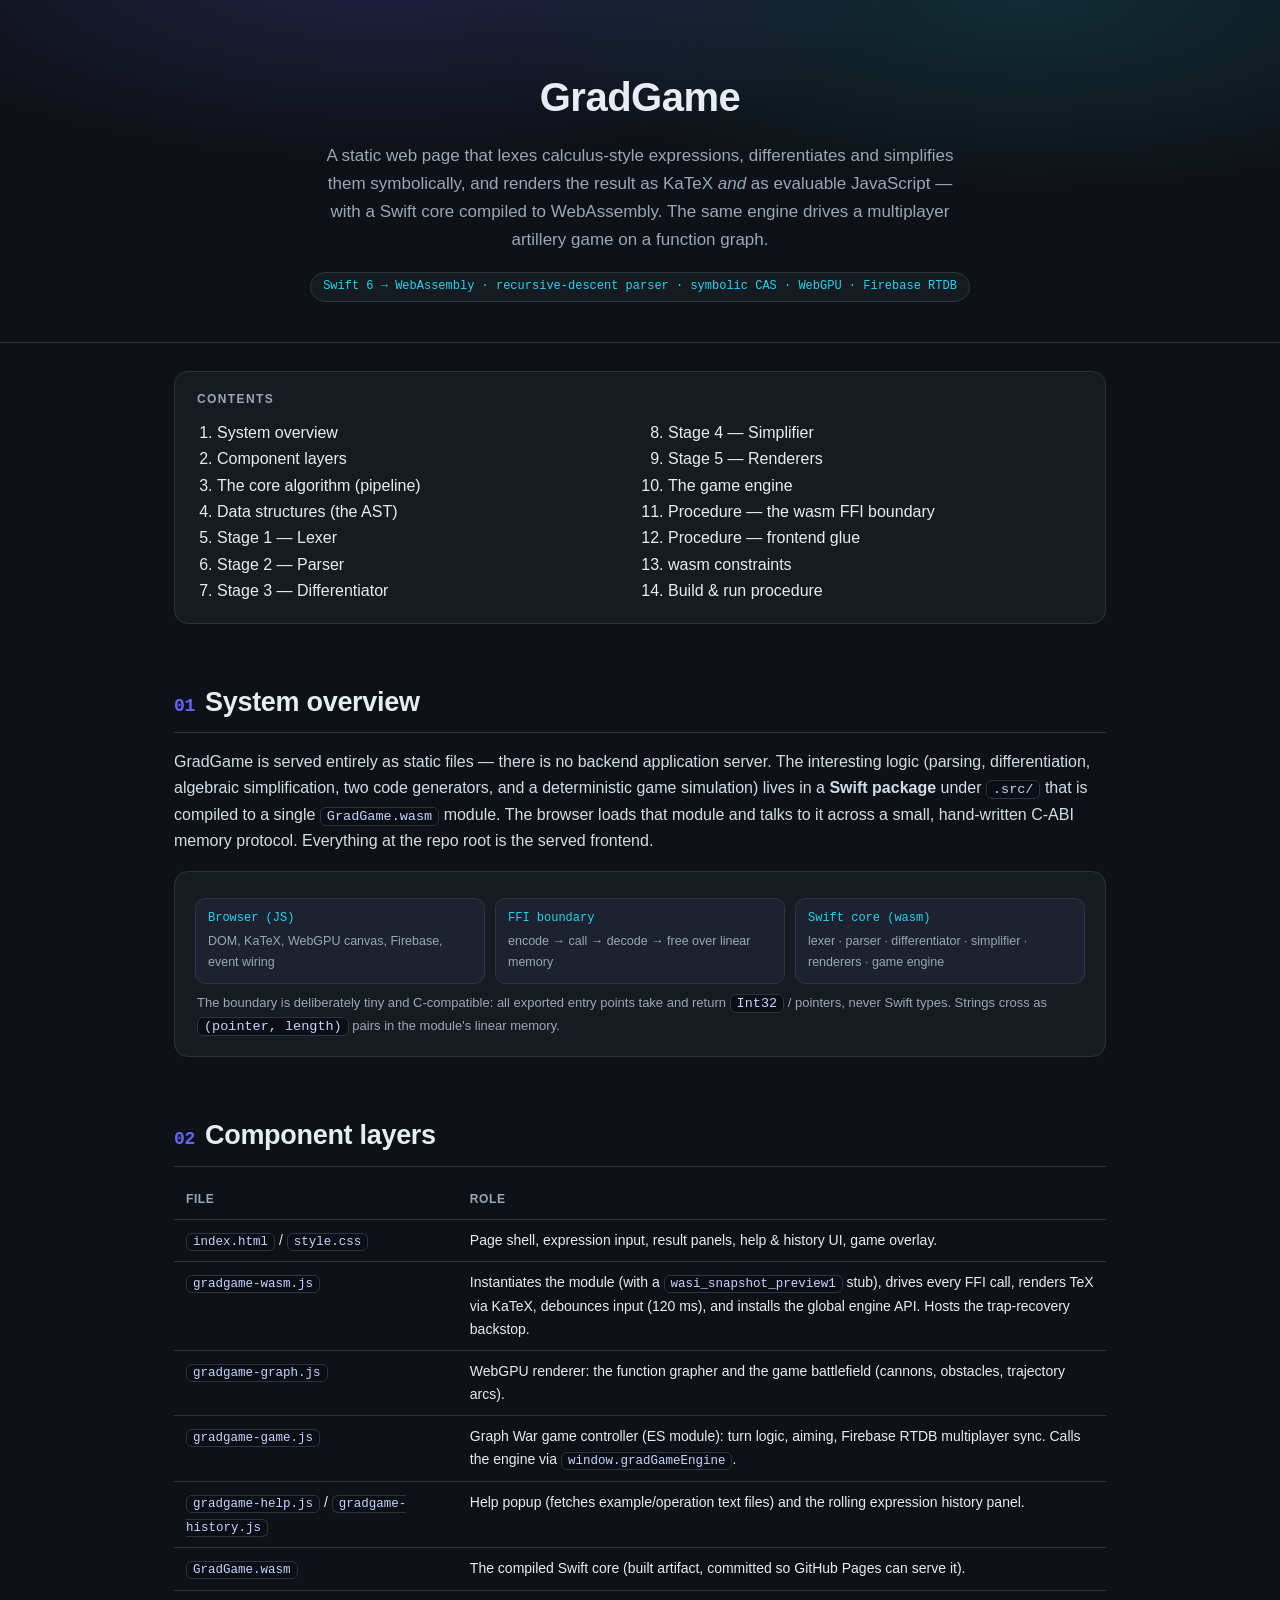
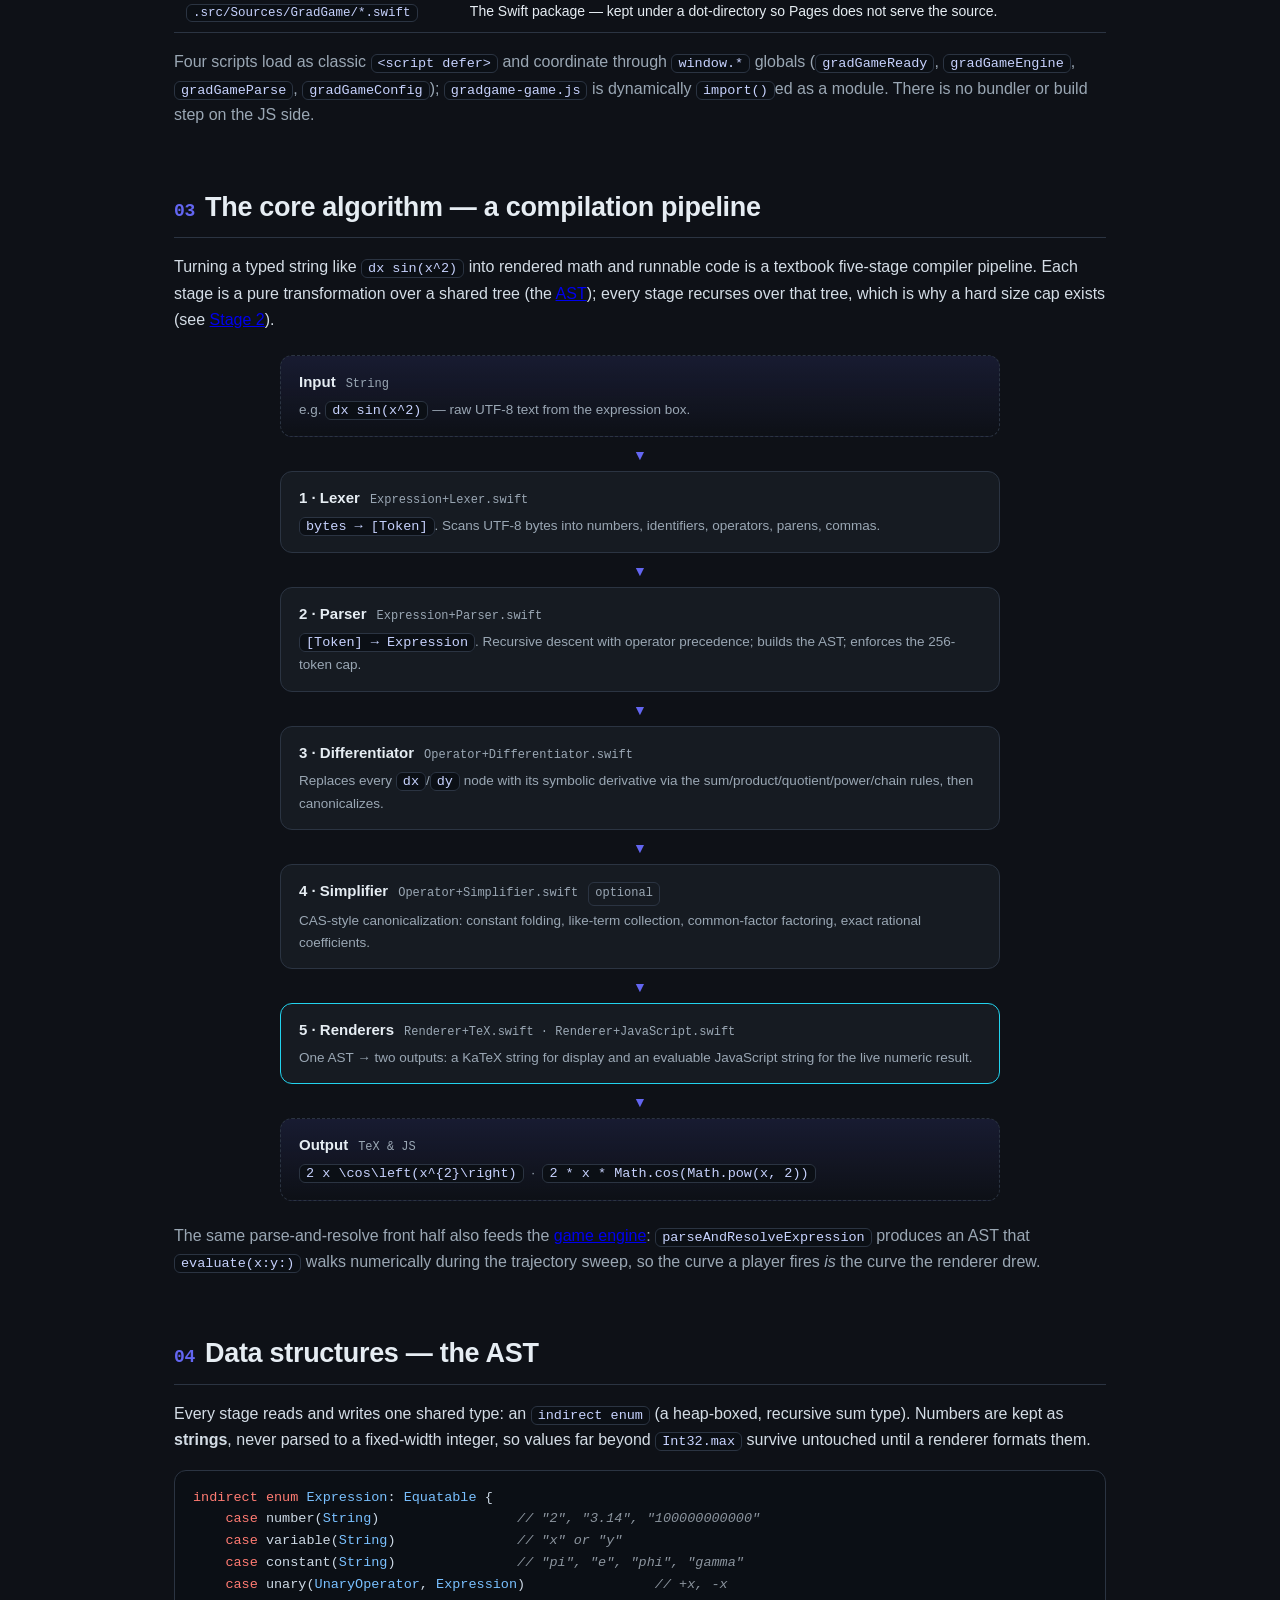
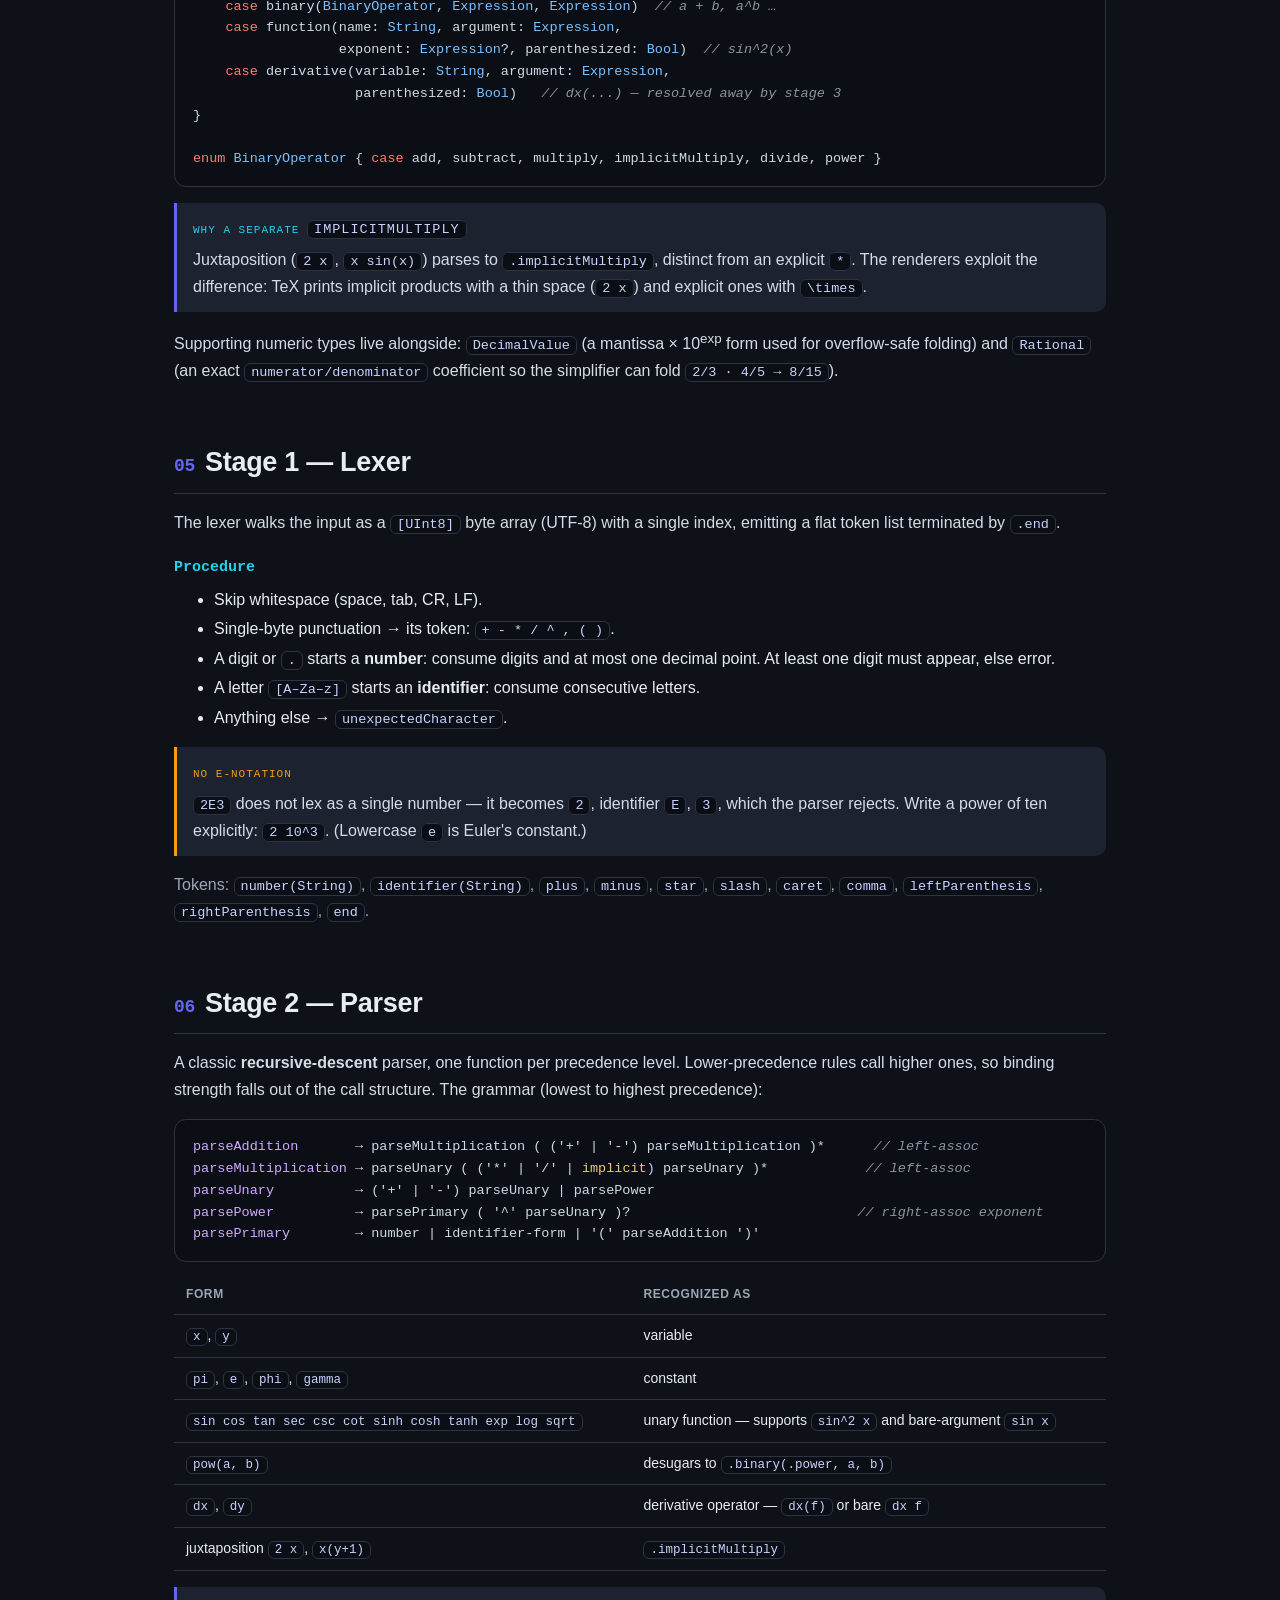
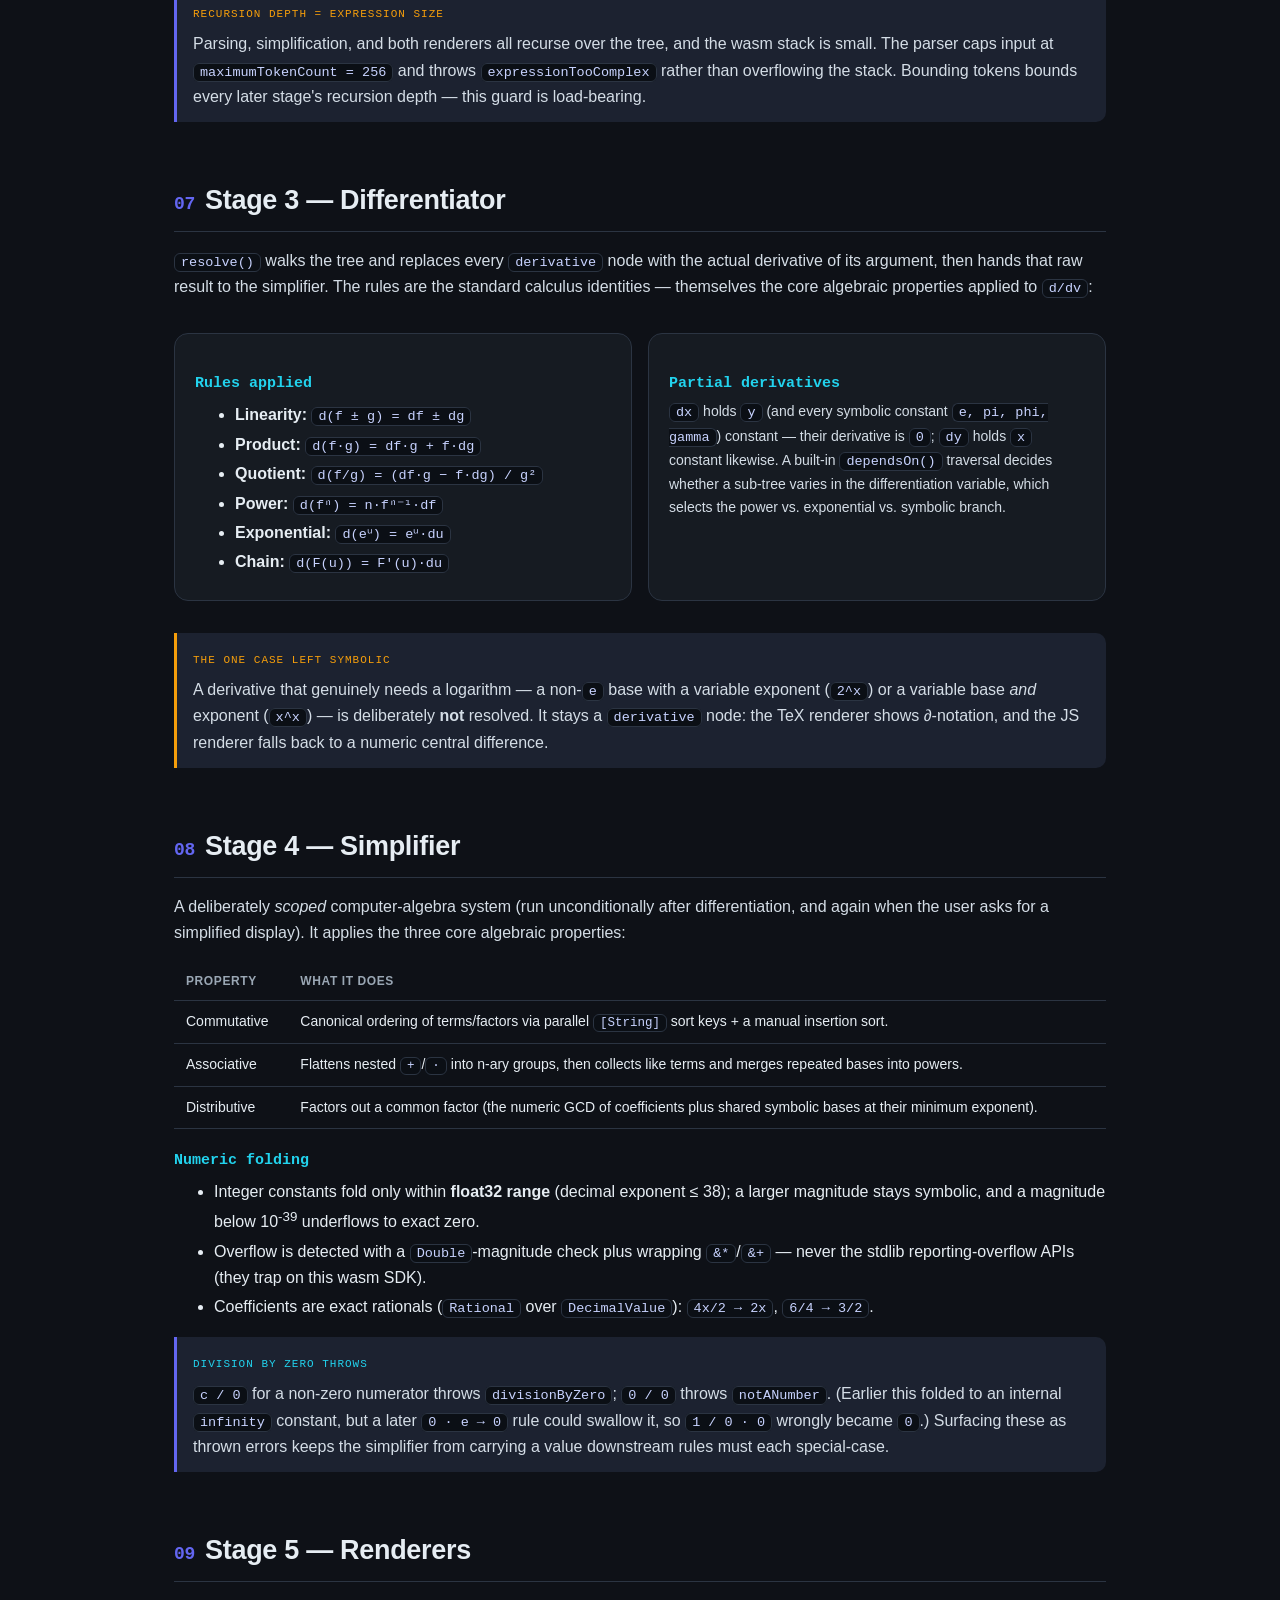
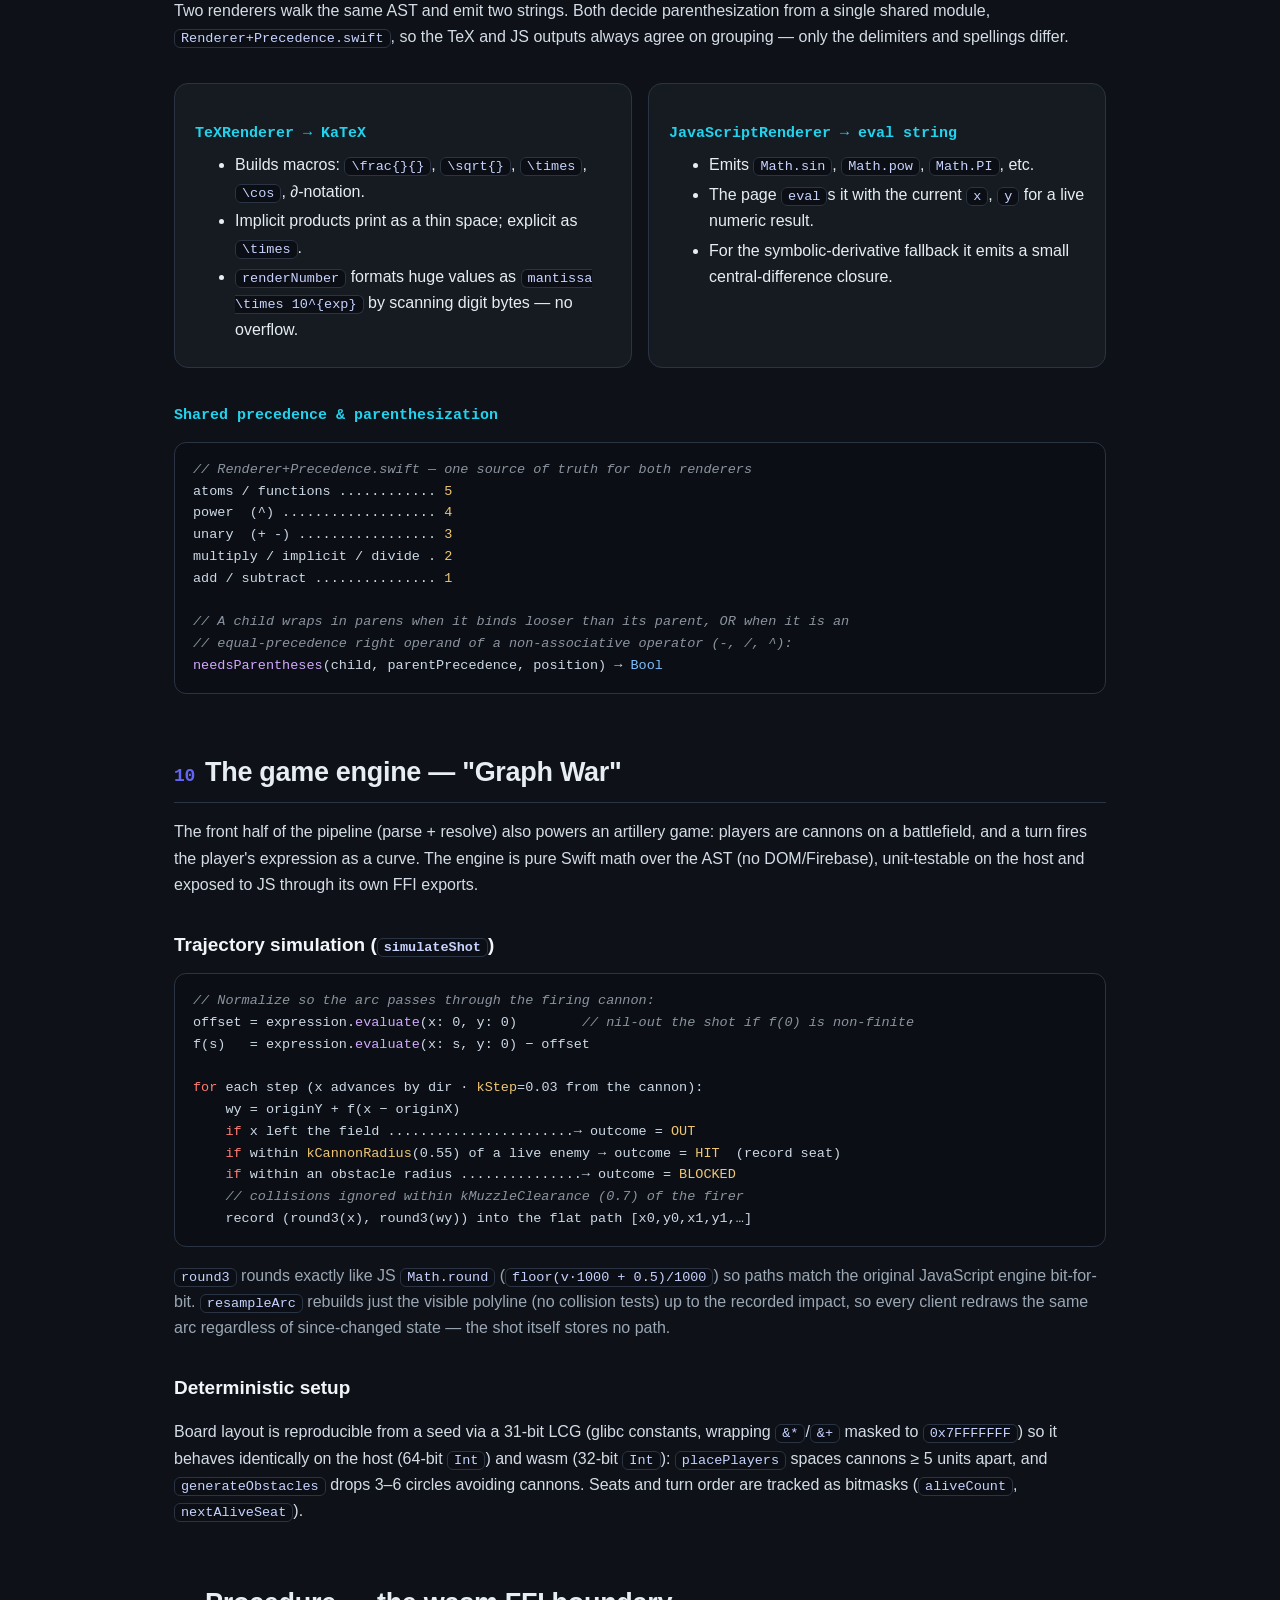
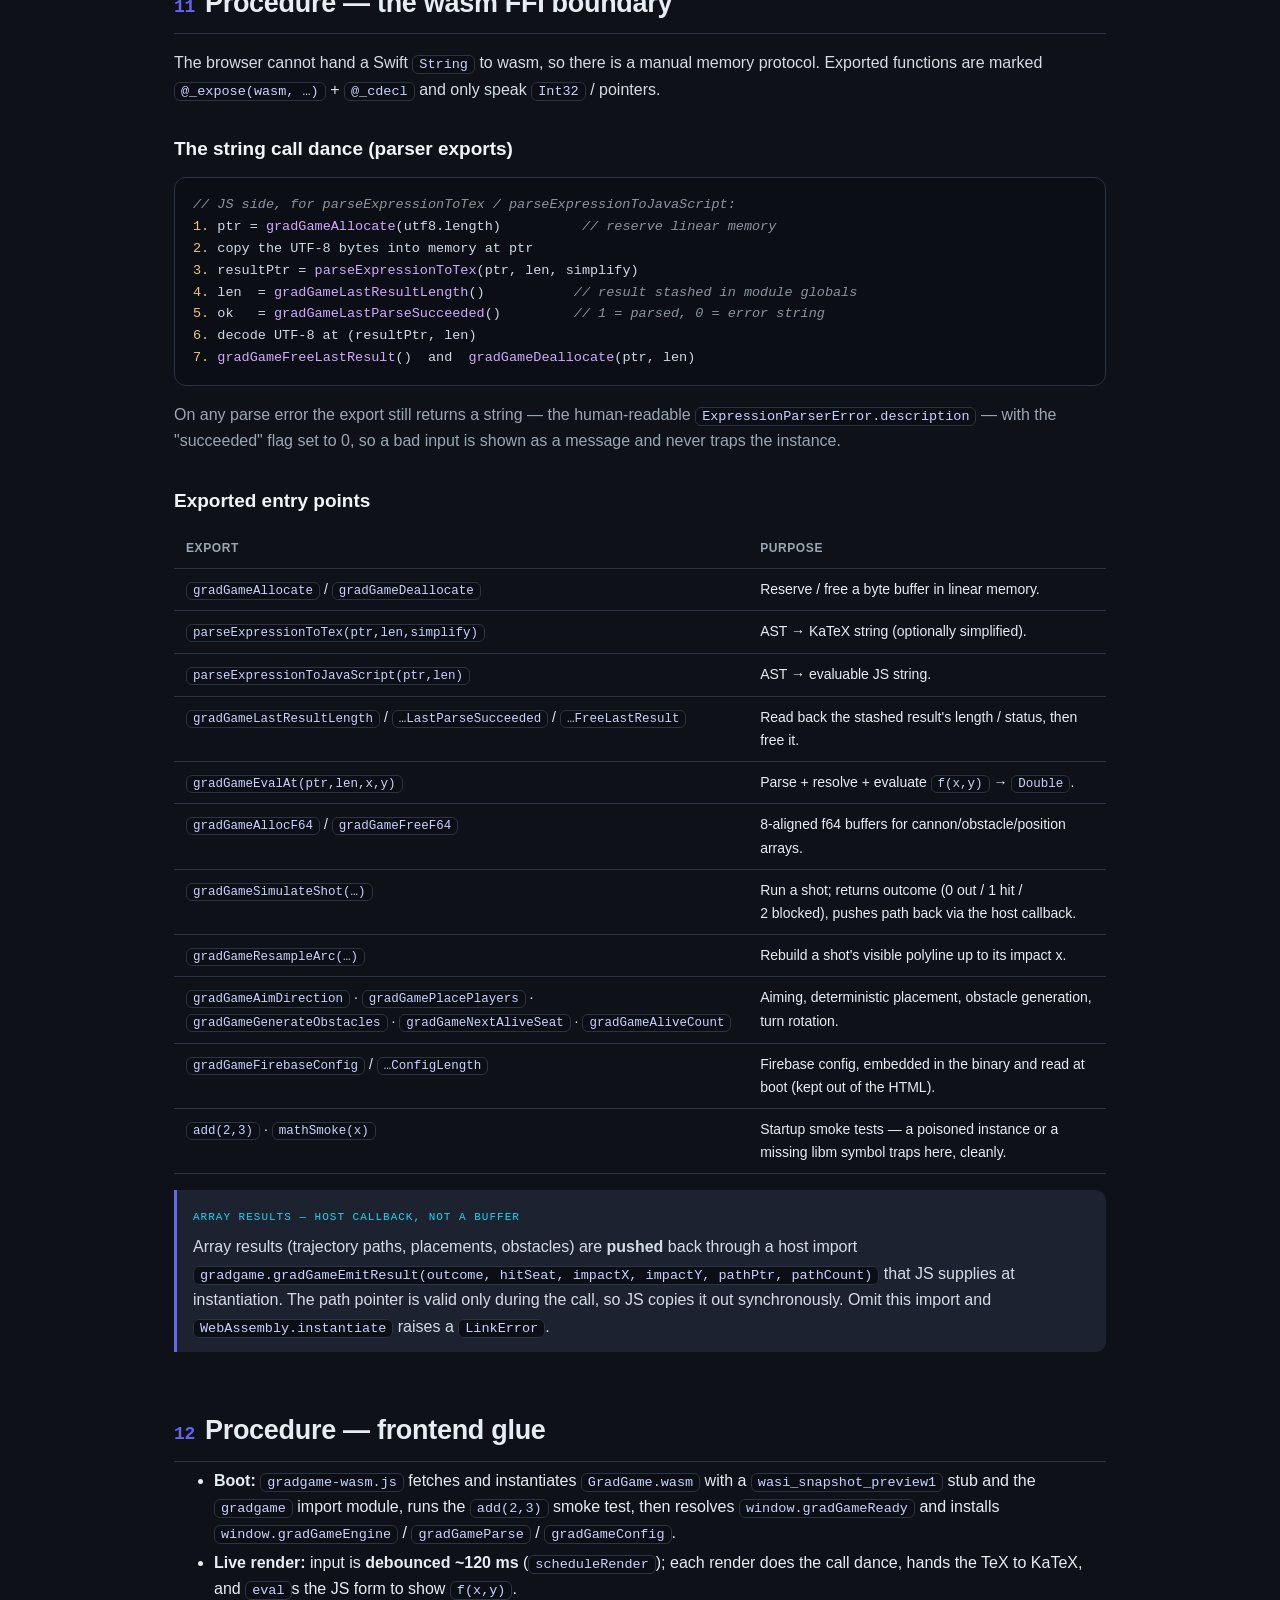
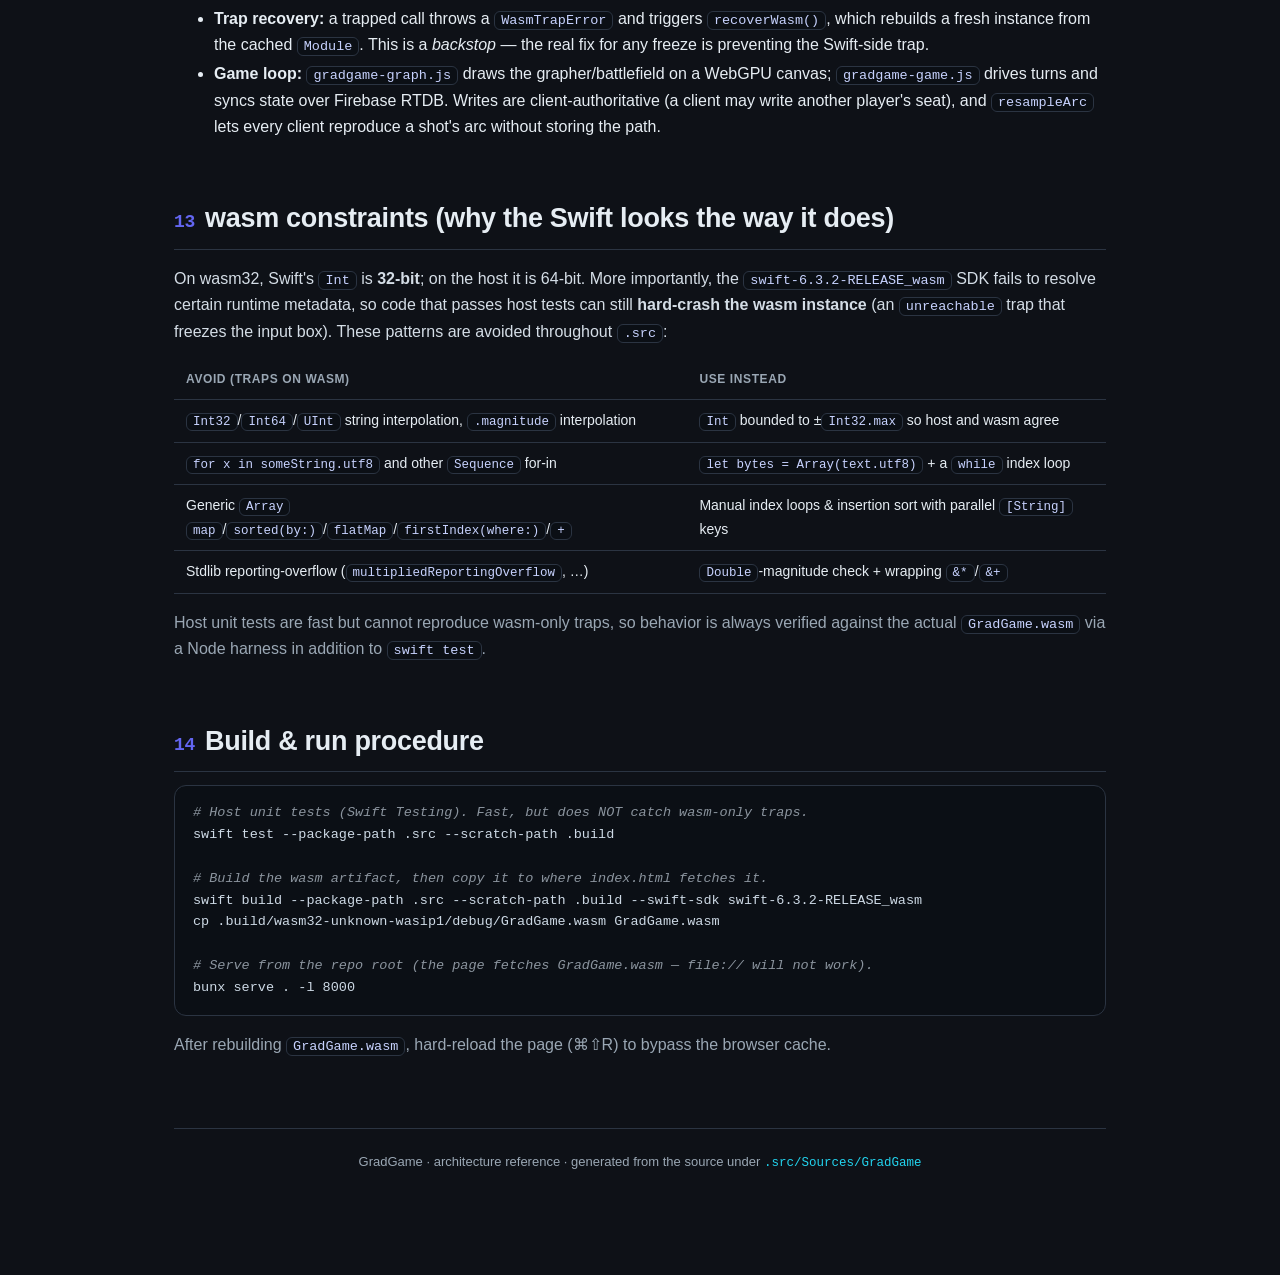
<file: architecture.html>
<!DOCTYPE html>
<html lang="en">
<head>
<meta charset="utf-8">
<meta name="viewport" content="width=device-width, initial-scale=1">
<title>GradGame — Architecture, Algorithm &amp; Procedure</title>
<style>
  :root {
    --bg: #0e1117;
    --panel: #161b22;
    --panel-2: #1c2230;
    --ink: #e6edf3;
    --muted: #9aa7b4;
    --line: #2b3442;
    --accent: #6366f1;   /* seat indigo */
    --accent-2: #22d3ee; /* seat cyan   */
    --warn: #f59e0b;
    --ok: #34d399;
    --code: #0b0f15;
    --mono: ui-monospace, SFMono-Regular, "SF Mono", Menlo, Consolas, monospace;
  }
  * { box-sizing: border-box; }
  html { scroll-behavior: smooth; }
  body {
    margin: 0; background: var(--bg); color: var(--ink);
    font: 16px/1.65 -apple-system, BlinkMacSystemFont, "Segoe UI", Roboto, Helvetica, Arial, sans-serif;
  }
  .wrap { max-width: 980px; margin: 0 auto; padding: 0 24px 120px; }
  header.hero {
    padding: 64px 24px 40px; text-align: center;
    background:
      radial-gradient(900px 320px at 30% -10%, rgba(99,102,241,.20), transparent 60%),
      radial-gradient(900px 320px at 80% 0%, rgba(34,211,238,.14), transparent 60%);
    border-bottom: 1px solid var(--line);
  }
  header.hero h1 { margin: 0; font-size: 40px; letter-spacing: -0.5px; }
  header.hero p { margin: 12px auto 0; max-width: 640px; color: var(--muted); font-size: 17px; }
  .pill {
    display: inline-block; margin-top: 18px; padding: 4px 12px; font-size: 12px;
    font-family: var(--mono); color: var(--accent-2);
    border: 1px solid var(--line); border-radius: 999px; background: var(--panel);
  }
  nav.toc {
    margin: 28px 0 8px; padding: 18px 22px; background: var(--panel);
    border: 1px solid var(--line); border-radius: 14px;
  }
  nav.toc strong { display: block; font-size: 12px; text-transform: uppercase; letter-spacing: 1.4px; color: var(--muted); margin-bottom: 10px; }
  nav.toc ol { margin: 0; padding-left: 20px; columns: 2; column-gap: 36px; }
  nav.toc a { color: var(--ink); text-decoration: none; }
  nav.toc a:hover { color: var(--accent-2); text-decoration: underline; }
  h2 {
    margin: 56px 0 6px; font-size: 27px; letter-spacing: -0.3px;
    padding-bottom: 8px; border-bottom: 1px solid var(--line);
  }
  h2 .n { color: var(--accent); font-family: var(--mono); font-size: 18px; margin-right: 10px; }
  h3 { margin: 30px 0 4px; font-size: 19px; color: #f2f5f9; }
  h4 { margin: 20px 0 2px; font-size: 15px; color: var(--accent-2); font-family: var(--mono); }
  p { color: #d4dde6; }
  .muted { color: var(--muted); }
  code {
    font-family: var(--mono); font-size: 13.5px;
    background: var(--code); border: 1px solid var(--line);
    border-radius: 6px; padding: 1px 6px; color: #c7d2fe;
  }
  pre {
    background: var(--code); border: 1px solid var(--line); border-radius: 12px;
    padding: 16px 18px; overflow-x: auto; font-family: var(--mono);
    font-size: 13px; line-height: 1.6; color: #cdd9e5;
  }
  pre code { background: none; border: none; padding: 0; color: inherit; }
  .kw { color: #ff7b72; } .ty { color: #79c0ff; } .fn { color: #d2a8ff; }
  .st { color: #a5d6ff; } .cm { color: #8b949e; font-style: italic; } .nm { color: #f0c674; }
  .card {
    background: var(--panel); border: 1px solid var(--line); border-radius: 14px;
    padding: 18px 20px; margin: 16px 0;
  }
  .grid2 { display: grid; grid-template-columns: 1fr 1fr; gap: 16px; }
  @media (max-width: 720px){ .grid2 { grid-template-columns: 1fr; } nav.toc ol { columns: 1; } }
  table { width: 100%; border-collapse: collapse; margin: 14px 0; font-size: 14px; }
  th, td { text-align: left; padding: 9px 12px; border-bottom: 1px solid var(--line); vertical-align: top; }
  th { color: var(--muted); font-weight: 600; font-size: 12px; text-transform: uppercase; letter-spacing: .6px; }
  td code { font-size: 12.5px; }
  .note { border-left: 3px solid var(--accent); background: var(--panel-2); padding: 12px 16px; border-radius: 0 10px 10px 0; margin: 16px 0; }
  .warn { border-left-color: var(--warn); }
  .note .lbl { font-family: var(--mono); font-size: 11px; letter-spacing: 1px; text-transform: uppercase; color: var(--warn); }
  .note.accent .lbl { color: var(--accent-2); }

  /* pipeline diagram */
  .pipe { margin: 22px 0; }
  .stage {
    position: relative; background: var(--panel); border: 1px solid var(--line);
    border-radius: 12px; padding: 14px 18px; margin: 0 auto; max-width: 720px;
  }
  .stage + .stage { margin-top: 34px; }
  .stage + .stage::before {
    content: "▼"; position: absolute; top: -28px; left: 50%; transform: translateX(-50%);
    color: var(--accent); font-size: 14px;
  }
  .stage .h { display: flex; align-items: baseline; gap: 10px; }
  .stage .h b { font-size: 15px; }
  .stage .h span { font-family: var(--mono); font-size: 12px; color: var(--muted); }
  .stage .d { color: var(--muted); font-size: 13.5px; margin-top: 4px; }
  .stage.io { background: linear-gradient(180deg, rgba(99,102,241,.12), transparent); border-style: dashed; }
  .stage.fork { border-color: var(--accent-2); }

  .layer { display: flex; gap: 10px; align-items: stretch; margin: 8px 0; flex-wrap: wrap; }
  .box { flex: 1; min-width: 150px; background: var(--panel-2); border: 1px solid var(--line); border-radius: 10px; padding: 10px 12px; }
  .box .t { font-family: var(--mono); font-size: 12px; color: var(--accent-2); }
  .box .s { font-size: 12.5px; color: var(--muted); margin-top: 3px; }
  .tag { font-family: var(--mono); font-size: 11px; color: var(--muted); border: 1px solid var(--line); border-radius: 6px; padding: 1px 6px; }
  footer { margin-top: 70px; padding-top: 22px; border-top: 1px solid var(--line); color: var(--muted); font-size: 13px; text-align: center; }
  a.src { color: var(--accent-2); text-decoration: none; font-family: var(--mono); font-size: 12.5px; }
  ul.tight { margin: 6px 0; } ul.tight li { margin: 3px 0; }
</style>
</head>
<body>

<header class="hero">
  <h1>GradGame</h1>
  <p>A static web page that lexes calculus-style expressions, differentiates and simplifies them symbolically, and renders the result as KaTeX <em>and</em> as evaluable JavaScript — with a Swift core compiled to WebAssembly. The same engine drives a multiplayer artillery game on a function graph.</p>
  <span class="pill">Swift 6 → WebAssembly · recursive-descent parser · symbolic CAS · WebGPU · Firebase RTDB</span>
</header>

<div class="wrap">

<nav class="toc">
  <strong>Contents</strong>
  <ol>
    <li><a href="#overview">System overview</a></li>
    <li><a href="#layers">Component layers</a></li>
    <li><a href="#algorithm">The core algorithm (pipeline)</a></li>
    <li><a href="#ast">Data structures (the AST)</a></li>
    <li><a href="#lexer">Stage 1 — Lexer</a></li>
    <li><a href="#parser">Stage 2 — Parser</a></li>
    <li><a href="#diff">Stage 3 — Differentiator</a></li>
    <li><a href="#simplify">Stage 4 — Simplifier</a></li>
    <li><a href="#render">Stage 5 — Renderers</a></li>
    <li><a href="#game">The game engine</a></li>
    <li><a href="#ffi">Procedure — the wasm FFI boundary</a></li>
    <li><a href="#frontend">Procedure — frontend glue</a></li>
    <li><a href="#wasm-notes">wasm constraints</a></li>
    <li><a href="#build">Build &amp; run procedure</a></li>
  </ol>
</nav>

<!-- ───────────────────────────── OVERVIEW ───────────────────────────── -->
<h2 id="overview"><span class="n">01</span>System overview</h2>
<p>
  GradGame is served entirely as static files — there is no backend application server.
  The interesting logic (parsing, differentiation, algebraic simplification, two code
  generators, and a deterministic game simulation) lives in a <strong>Swift package</strong>
  under <code>.src/</code> that is compiled to a single <code>GradGame.wasm</code> module.
  The browser loads that module and talks to it across a small, hand-written
  C-ABI memory protocol. Everything at the repo root is the served frontend.
</p>

<div class="card">
  <div class="layer">
    <div class="box"><div class="t">Browser (JS)</div><div class="s">DOM, KaTeX, WebGPU canvas, Firebase, event wiring</div></div>
    <div class="box"><div class="t">FFI boundary</div><div class="s">encode → call → decode → free over linear memory</div></div>
    <div class="box"><div class="t">Swift core (wasm)</div><div class="s">lexer · parser · differentiator · simplifier · renderers · game engine</div></div>
  </div>
  <p class="muted" style="margin:8px 2px 0;font-size:13px">
    The boundary is deliberately tiny and C-compatible: all exported entry points take and return
    <code>Int32</code> / pointers, never Swift types. Strings cross as <code>(pointer, length)</code> pairs in the module's linear memory.
  </p>
</div>

<!-- ───────────────────────────── LAYERS ───────────────────────────── -->
<h2 id="layers"><span class="n">02</span>Component layers</h2>
<table>
  <tr><th>File</th><th>Role</th></tr>
  <tr><td><code>index.html</code> / <code>style.css</code></td><td>Page shell, expression input, result panels, help &amp; history UI, game overlay.</td></tr>
  <tr><td><code>gradgame-wasm.js</code></td><td>Instantiates the module (with a <code>wasi_snapshot_preview1</code> stub), drives every FFI call, renders TeX via KaTeX, debounces input (120&nbsp;ms), and installs the global engine API. Hosts the trap-recovery backstop.</td></tr>
  <tr><td><code>gradgame-graph.js</code></td><td>WebGPU renderer: the function grapher and the game battlefield (cannons, obstacles, trajectory arcs).</td></tr>
  <tr><td><code>gradgame-game.js</code></td><td>Graph&nbsp;War game controller (ES module): turn logic, aiming, Firebase&nbsp;RTDB multiplayer sync. Calls the engine via <code>window.gradGameEngine</code>.</td></tr>
  <tr><td><code>gradgame-help.js</code> / <code>gradgame-history.js</code></td><td>Help popup (fetches example/operation text files) and the rolling expression history panel.</td></tr>
  <tr><td><code>GradGame.wasm</code></td><td>The compiled Swift core (built artifact, committed so GitHub Pages can serve it).</td></tr>
  <tr><td><code>.src/Sources/GradGame/*.swift</code></td><td>The Swift package — kept under a dot-directory so Pages does not serve the source.</td></tr>
</table>
<p class="muted">
  Four scripts load as classic <code>&lt;script defer&gt;</code> and coordinate through <code>window.*</code> globals
  (<code>gradGameReady</code>, <code>gradGameEngine</code>, <code>gradGameParse</code>, <code>gradGameConfig</code>);
  <code>gradgame-game.js</code> is dynamically <code>import()</code>ed as a module. There is no bundler or build step on the JS side.
</p>

<!-- ───────────────────────────── ALGORITHM ───────────────────────────── -->
<h2 id="algorithm"><span class="n">03</span>The core algorithm — a compilation pipeline</h2>
<p>
  Turning a typed string like <code>dx sin(x^2)</code> into rendered math and runnable code is a
  textbook five-stage compiler pipeline. Each stage is a pure transformation over a shared
  tree (the <a href="#ast">AST</a>); every stage recurses over that tree, which is why a hard
  size cap exists (see <a href="#parser">Stage&nbsp;2</a>).
</p>

<div class="pipe">
  <div class="stage io">
    <div class="h"><b>Input</b><span>String</span></div>
    <div class="d">e.g. <code>dx sin(x^2)</code> — raw UTF-8 text from the expression box.</div>
  </div>
  <div class="stage">
    <div class="h"><b>1 · Lexer</b><span>Expression+Lexer.swift</span></div>
    <div class="d"><code>bytes → [Token]</code>. Scans UTF-8 bytes into numbers, identifiers, operators, parens, commas.</div>
  </div>
  <div class="stage">
    <div class="h"><b>2 · Parser</b><span>Expression+Parser.swift</span></div>
    <div class="d"><code>[Token] → Expression</code>. Recursive descent with operator precedence; builds the AST; enforces the 256-token cap.</div>
  </div>
  <div class="stage">
    <div class="h"><b>3 · Differentiator</b><span>Operator+Differentiator.swift</span></div>
    <div class="d">Replaces every <code>dx</code>/<code>dy</code> node with its symbolic derivative via the sum/product/quotient/power/chain rules, then canonicalizes.</div>
  </div>
  <div class="stage">
    <div class="h"><b>4 · Simplifier</b><span>Operator+Simplifier.swift</span><span class="tag">optional</span></div>
    <div class="d">CAS-style canonicalization: constant folding, like-term collection, common-factor factoring, exact rational coefficients.</div>
  </div>
  <div class="stage fork">
    <div class="h"><b>5 · Renderers</b><span>Renderer+TeX.swift · Renderer+JavaScript.swift</span></div>
    <div class="d">One AST → two outputs: a KaTeX string for display and an evaluable JavaScript string for the live numeric result.</div>
  </div>
  <div class="stage io">
    <div class="h"><b>Output</b><span>TeX &amp; JS</span></div>
    <div class="d"><code>2 x \cos\left(x^{2}\right)</code> &nbsp;·&nbsp; <code>2 * x * Math.cos(Math.pow(x, 2))</code></div>
  </div>
</div>

<p class="muted">The same parse-and-resolve front half also feeds the <a href="#game">game engine</a>: <code>parseAndResolveExpression</code> produces an AST that <code>evaluate(x:y:)</code> walks numerically during the trajectory sweep, so the curve a player fires <em>is</em> the curve the renderer drew.</p>

<!-- ───────────────────────────── AST ───────────────────────────── -->
<h2 id="ast"><span class="n">04</span>Data structures — the AST</h2>
<p>
  Every stage reads and writes one shared type: an <code>indirect enum</code> (a heap-boxed,
  recursive sum type). Numbers are kept as <strong>strings</strong>, never parsed to a fixed-width
  integer, so values far beyond <code>Int32.max</code> survive untouched until a renderer formats them.
</p>
<pre><code><span class="kw">indirect enum</span> <span class="ty">Expression</span>: <span class="ty">Equatable</span> {
    <span class="kw">case</span> number(<span class="ty">String</span>)                 <span class="cm">// "2", "3.14", "100000000000"</span>
    <span class="kw">case</span> variable(<span class="ty">String</span>)               <span class="cm">// "x" or "y"</span>
    <span class="kw">case</span> constant(<span class="ty">String</span>)               <span class="cm">// "pi", "e", "phi", "gamma"</span>
    <span class="kw">case</span> unary(<span class="ty">UnaryOperator</span>, <span class="ty">Expression</span>)                <span class="cm">// +x, -x</span>
    <span class="kw">case</span> binary(<span class="ty">BinaryOperator</span>, <span class="ty">Expression</span>, <span class="ty">Expression</span>)  <span class="cm">// a + b, a^b …</span>
    <span class="kw">case</span> function(name: <span class="ty">String</span>, argument: <span class="ty">Expression</span>,
                  exponent: <span class="ty">Expression</span>?, parenthesized: <span class="ty">Bool</span>)  <span class="cm">// sin^2(x)</span>
    <span class="kw">case</span> derivative(variable: <span class="ty">String</span>, argument: <span class="ty">Expression</span>,
                    parenthesized: <span class="ty">Bool</span>)   <span class="cm">// dx(...) — resolved away by stage 3</span>
}

<span class="kw">enum</span> <span class="ty">BinaryOperator</span> { <span class="kw">case</span> add, subtract, multiply, implicitMultiply, divide, power }</code></pre>
<div class="note accent">
  <span class="lbl">Why a separate <code>implicitMultiply</code></span>
  <p style="margin:6px 0 0">Juxtaposition (<code>2 x</code>, <code>x sin(x)</code>) parses to <code>.implicitMultiply</code>, distinct from an explicit <code>*</code>. The renderers exploit the difference: TeX prints implicit products with a thin space (<code>2 x</code>) and explicit ones with <code>\times</code>.</p>
</div>
<p>Supporting numeric types live alongside: <code>DecimalValue</code> (a mantissa&nbsp;×&nbsp;10<sup>exp</sup> form used for overflow-safe folding) and <code>Rational</code> (an exact <code>numerator/denominator</code> coefficient so the simplifier can fold <code>2/3 · 4/5 → 8/15</code>).</p>

<!-- ───────────────────────────── LEXER ───────────────────────────── -->
<h2 id="lexer"><span class="n">05</span>Stage 1 — Lexer</h2>
<p>The lexer walks the input as a <code>[UInt8]</code> byte array (UTF-8) with a single index, emitting a flat token list terminated by <code>.end</code>.</p>
<h4>Procedure</h4>
<ul class="tight">
  <li>Skip whitespace (space, tab, CR, LF).</li>
  <li>Single-byte punctuation → its token: <code>+ - * / ^ , ( )</code>.</li>
  <li>A digit or <code>.</code> starts a <strong>number</strong>: consume digits and at most one decimal point. At least one digit must appear, else error.</li>
  <li>A letter <code>[A–Za–z]</code> starts an <strong>identifier</strong>: consume consecutive letters.</li>
  <li>Anything else → <code>unexpectedCharacter</code>.</li>
</ul>
<div class="note warn">
  <span class="lbl">No E-notation</span>
  <p style="margin:6px 0 0"><code>2E3</code> does not lex as a single number — it becomes <code>2</code>, identifier <code>E</code>, <code>3</code>, which the parser rejects. Write a power of ten explicitly: <code>2 10^3</code>. (Lowercase <code>e</code> is Euler's constant.)</p>
</div>
<p class="muted">Tokens: <code>number(String)</code>, <code>identifier(String)</code>, <code>plus</code>, <code>minus</code>, <code>star</code>, <code>slash</code>, <code>caret</code>, <code>comma</code>, <code>leftParenthesis</code>, <code>rightParenthesis</code>, <code>end</code>.</p>

<!-- ───────────────────────────── PARSER ───────────────────────────── -->
<h2 id="parser"><span class="n">06</span>Stage 2 — Parser</h2>
<p>
  A classic <strong>recursive-descent</strong> parser, one function per precedence level. Lower-precedence
  rules call higher ones, so binding strength falls out of the call structure. The grammar (lowest to highest precedence):
</p>
<pre><code><span class="fn">parseAddition</span>       → parseMultiplication ( ('+' | '-') parseMultiplication )*      <span class="cm">// left-assoc</span>
<span class="fn">parseMultiplication</span> → parseUnary ( ('*' | '/' | <span class="nm">implicit</span>) parseUnary )*            <span class="cm">// left-assoc</span>
<span class="fn">parseUnary</span>          → ('+' | '-') parseUnary | parsePower
<span class="fn">parsePower</span>          → parsePrimary ( '^' parseUnary )?                            <span class="cm">// right-assoc exponent</span>
<span class="fn">parsePrimary</span>        → number | identifier-form | '(' parseAddition ')'</code></pre>
<table>
  <tr><th>Form</th><th>Recognized as</th></tr>
  <tr><td><code>x</code>, <code>y</code></td><td>variable</td></tr>
  <tr><td><code>pi</code>, <code>e</code>, <code>phi</code>, <code>gamma</code></td><td>constant</td></tr>
  <tr><td><code>sin cos tan sec csc cot sinh cosh tanh exp log sqrt</code></td><td>unary function — supports <code>sin^2 x</code> and bare-argument <code>sin x</code></td></tr>
  <tr><td><code>pow(a, b)</code></td><td>desugars to <code>.binary(.power, a, b)</code></td></tr>
  <tr><td><code>dx</code>, <code>dy</code></td><td>derivative operator — <code>dx(f)</code> or bare <code>dx f</code></td></tr>
  <tr><td>juxtaposition <code>2 x</code>, <code>x(y+1)</code></td><td><code>.implicitMultiply</code></td></tr>
</table>
<div class="note">
  <span class="lbl">Recursion depth = expression size</span>
  <p style="margin:6px 0 0">
    Parsing, simplification, and both renderers all recurse over the tree, and the wasm stack is small.
    The parser caps input at <code>maximumTokenCount = 256</code> and throws <code>expressionTooComplex</code>
    rather than overflowing the stack. Bounding tokens bounds every later stage's recursion depth — this guard is load-bearing.
  </p>
</div>

<!-- ───────────────────────────── DIFFERENTIATOR ───────────────────────────── -->
<h2 id="diff"><span class="n">07</span>Stage 3 — Differentiator</h2>
<p>
  <code>resolve()</code> walks the tree and replaces every <code>derivative</code> node with the actual
  derivative of its argument, then hands that raw result to the simplifier. The rules are the standard
  calculus identities — themselves the core algebraic properties applied to <code>d/dv</code>:
</p>
<div class="grid2">
  <div class="card">
    <h4>Rules applied</h4>
    <ul class="tight">
      <li><b>Linearity:</b> <code>d(f ± g) = df ± dg</code></li>
      <li><b>Product:</b> <code>d(f·g) = df·g + f·dg</code></li>
      <li><b>Quotient:</b> <code>d(f/g) = (df·g − f·dg) / g²</code></li>
      <li><b>Power:</b> <code>d(fⁿ) = n·fⁿ⁻¹·df</code></li>
      <li><b>Exponential:</b> <code>d(eᵘ) = eᵘ·du</code></li>
      <li><b>Chain:</b> <code>d(F(u)) = F'(u)·du</code></li>
    </ul>
  </div>
  <div class="card">
    <h4>Partial derivatives</h4>
    <p style="margin:4px 0 0;font-size:14px">
      <code>dx</code> holds <code>y</code> (and every symbolic constant <code>e, pi, phi, gamma</code>) constant — their
      derivative is <code>0</code>; <code>dy</code> holds <code>x</code> constant likewise. A built-in
      <code>dependsOn()</code> traversal decides whether a sub-tree varies in the differentiation variable,
      which selects the power vs. exponential vs. symbolic branch.
    </p>
  </div>
</div>
<div class="note warn">
  <span class="lbl">The one case left symbolic</span>
  <p style="margin:6px 0 0">
    A derivative that genuinely needs a logarithm — a non-<code>e</code> base with a variable exponent
    (<code>2^x</code>) or a variable base <em>and</em> exponent (<code>x^x</code>) — is deliberately
    <strong>not</strong> resolved. It stays a <code>derivative</code> node: the TeX renderer shows ∂-notation,
    and the JS renderer falls back to a numeric central difference.
  </p>
</div>

<!-- ───────────────────────────── SIMPLIFIER ───────────────────────────── -->
<h2 id="simplify"><span class="n">08</span>Stage 4 — Simplifier</h2>
<p>
  A deliberately <em>scoped</em> computer-algebra system (run unconditionally after differentiation, and
  again when the user asks for a simplified display). It applies the three core algebraic properties:
</p>
<table>
  <tr><th>Property</th><th>What it does</th></tr>
  <tr><td>Commutative</td><td>Canonical ordering of terms/factors via parallel <code>[String]</code> sort keys + a manual insertion sort.</td></tr>
  <tr><td>Associative</td><td>Flattens nested <code>+</code>/<code>·</code> into n-ary groups, then collects like terms and merges repeated bases into powers.</td></tr>
  <tr><td>Distributive</td><td>Factors out a common factor (the numeric GCD of coefficients plus shared symbolic bases at their minimum exponent).</td></tr>
</table>
<h4>Numeric folding</h4>
<ul class="tight">
  <li>Integer constants fold only within <strong>float32 range</strong> (decimal exponent ≤ 38); a larger magnitude stays symbolic, and a magnitude below 10<sup>-39</sup> underflows to exact zero.</li>
  <li>Overflow is detected with a <code>Double</code>-magnitude check plus wrapping <code>&amp;*</code>/<code>&amp;+</code> — never the stdlib reporting-overflow APIs (they trap on this wasm SDK).</li>
  <li>Coefficients are exact rationals (<code>Rational</code> over <code>DecimalValue</code>): <code>4x/2 → 2x</code>, <code>6/4 → 3/2</code>.</li>
</ul>
<div class="note accent">
  <span class="lbl">Division by zero throws</span>
  <p style="margin:6px 0 0">
    <code>c / 0</code> for a non-zero numerator throws <code>divisionByZero</code>; <code>0 / 0</code> throws
    <code>notANumber</code>. (Earlier this folded to an internal <code>infinity</code> constant, but a later
    <code>0 · e → 0</code> rule could swallow it, so <code>1 / 0 · 0</code> wrongly became <code>0</code>.) Surfacing
    these as thrown errors keeps the simplifier from carrying a value downstream rules must each special-case.
  </p>
</div>

<!-- ───────────────────────────── RENDERERS ───────────────────────────── -->
<h2 id="render"><span class="n">09</span>Stage 5 — Renderers</h2>
<p>Two renderers walk the same AST and emit two strings. Both decide parenthesization from a single shared module, <code>Renderer+Precedence.swift</code>, so the TeX and JS outputs always agree on grouping — only the delimiters and spellings differ.</p>
<div class="grid2">
  <div class="card">
    <h4>TeXRenderer → KaTeX</h4>
    <ul class="tight">
      <li>Builds macros: <code>\frac{}{}</code>, <code>\sqrt{}</code>, <code>\times</code>, <code>\cos</code>, ∂-notation.</li>
      <li>Implicit products print as a thin space; explicit as <code>\times</code>.</li>
      <li><code>renderNumber</code> formats huge values as <code>mantissa \times 10^{exp}</code> by scanning digit bytes — no overflow.</li>
    </ul>
  </div>
  <div class="card">
    <h4>JavaScriptRenderer → eval string</h4>
    <ul class="tight">
      <li>Emits <code>Math.sin</code>, <code>Math.pow</code>, <code>Math.PI</code>, etc.</li>
      <li>The page <code>eval</code>s it with the current <code>x</code>, <code>y</code> for a live numeric result.</li>
      <li>For the symbolic-derivative fallback it emits a small central-difference closure.</li>
    </ul>
  </div>
</div>
<h4>Shared precedence &amp; parenthesization</h4>
<pre><code><span class="cm">// Renderer+Precedence.swift — one source of truth for both renderers</span>
atoms / functions ............ <span class="nm">5</span>
power  (^) ................... <span class="nm">4</span>
unary  (+ -) ................. <span class="nm">3</span>
multiply / implicit / divide . <span class="nm">2</span>
add / subtract ............... <span class="nm">1</span>

<span class="cm">// A child wraps in parens when it binds looser than its parent, OR when it is an</span>
<span class="cm">// equal-precedence right operand of a non-associative operator (-, /, ^):</span>
<span class="fn">needsParentheses</span>(child, parentPrecedence, position) → <span class="ty">Bool</span></code></pre>

<!-- ───────────────────────────── GAME ENGINE ───────────────────────────── -->
<h2 id="game"><span class="n">10</span>The game engine — "Graph War"</h2>
<p>
  The front half of the pipeline (parse + resolve) also powers an artillery game: players are cannons on a
  battlefield, and a turn fires the player's expression as a curve. The engine is pure Swift math over the AST
  (no DOM/Firebase), unit-testable on the host and exposed to JS through its own FFI exports.
</p>
<h3>Trajectory simulation (<code>simulateShot</code>)</h3>
<pre><code><span class="cm">// Normalize so the arc passes through the firing cannon:</span>
offset = expression.<span class="fn">evaluate</span>(x: 0, y: 0)        <span class="cm">// nil-out the shot if f(0) is non-finite</span>
f(s)   = expression.<span class="fn">evaluate</span>(x: s, y: 0) − offset

<span class="kw">for</span> each step (x advances by dir · <span class="nm">kStep</span>=0.03 from the cannon):
    wy = originY + f(x − originX)
    <span class="kw">if</span> x left the field .......................→ outcome = <span class="nm">OUT</span>
    <span class="kw">if</span> within <span class="nm">kCannonRadius</span>(0.55) of a live enemy → outcome = <span class="nm">HIT</span>  (record seat)
    <span class="kw">if</span> within an obstacle radius ...............→ outcome = <span class="nm">BLOCKED</span>
    <span class="cm">// collisions ignored within kMuzzleClearance (0.7) of the firer</span>
    record (round3(x), round3(wy)) into the flat path [x0,y0,x1,y1,…]</code></pre>
<p class="muted">
  <code>round3</code> rounds exactly like JS <code>Math.round</code> (<code>floor(v·1000 + 0.5)/1000</code>) so paths match the
  original JavaScript engine bit-for-bit. <code>resampleArc</code> rebuilds just the visible polyline (no collision tests)
  up to the recorded impact, so every client redraws the same arc regardless of since-changed state — the shot itself stores no path.
</p>
<h3>Deterministic setup</h3>
<p>
  Board layout is reproducible from a seed via a 31-bit LCG (glibc constants, wrapping <code>&amp;*</code>/<code>&amp;+</code>
  masked to <code>0x7FFFFFFF</code>) so it behaves identically on the host (64-bit <code>Int</code>) and wasm (32-bit <code>Int</code>):
  <code>placePlayers</code> spaces cannons ≥&nbsp;5 units apart, and <code>generateObstacles</code> drops 3–6 circles avoiding cannons.
  Seats and turn order are tracked as bitmasks (<code>aliveCount</code>, <code>nextAliveSeat</code>).
</p>

<!-- ───────────────────────────── FFI ───────────────────────────── -->
<h2 id="ffi"><span class="n">11</span>Procedure — the wasm FFI boundary</h2>
<p>
  The browser cannot hand a Swift <code>String</code> to wasm, so there is a manual memory protocol.
  Exported functions are marked <code>@_expose(wasm,&nbsp;…)</code> + <code>@_cdecl</code> and only speak
  <code>Int32</code> / pointers.
</p>
<h3>The string call dance (parser exports)</h3>
<pre><code><span class="cm">// JS side, for parseExpressionToTex / parseExpressionToJavaScript:</span>
<span class="nm">1.</span> ptr = <span class="fn">gradGameAllocate</span>(utf8.length)          <span class="cm">// reserve linear memory</span>
<span class="nm">2.</span> copy the UTF-8 bytes into memory at ptr
<span class="nm">3.</span> resultPtr = <span class="fn">parseExpressionToTex</span>(ptr, len, simplify)
<span class="nm">4.</span> len  = <span class="fn">gradGameLastResultLength</span>()           <span class="cm">// result stashed in module globals</span>
<span class="nm">5.</span> ok   = <span class="fn">gradGameLastParseSucceeded</span>()         <span class="cm">// 1 = parsed, 0 = error string</span>
<span class="nm">6.</span> decode UTF-8 at (resultPtr, len)
<span class="nm">7.</span> <span class="fn">gradGameFreeLastResult</span>()  and  <span class="fn">gradGameDeallocate</span>(ptr, len)</code></pre>
<p class="muted">On any parse error the export still returns a string — the human-readable <code>ExpressionParserError.description</code> — with the "succeeded" flag set to 0, so a bad input is shown as a message and never traps the instance.</p>

<h3>Exported entry points</h3>
<table>
  <tr><th>Export</th><th>Purpose</th></tr>
  <tr><td><code>gradGameAllocate</code> / <code>gradGameDeallocate</code></td><td>Reserve / free a byte buffer in linear memory.</td></tr>
  <tr><td><code>parseExpressionToTex(ptr,len,simplify)</code></td><td>AST → KaTeX string (optionally simplified).</td></tr>
  <tr><td><code>parseExpressionToJavaScript(ptr,len)</code></td><td>AST → evaluable JS string.</td></tr>
  <tr><td><code>gradGameLastResultLength</code> / <code>…LastParseSucceeded</code> / <code>…FreeLastResult</code></td><td>Read back the stashed result's length / status, then free it.</td></tr>
  <tr><td><code>gradGameEvalAt(ptr,len,x,y)</code></td><td>Parse + resolve + evaluate <code>f(x,y)</code> → <code>Double</code>.</td></tr>
  <tr><td><code>gradGameAllocF64</code> / <code>gradGameFreeF64</code></td><td>8-aligned f64 buffers for cannon/obstacle/position arrays.</td></tr>
  <tr><td><code>gradGameSimulateShot(…)</code></td><td>Run a shot; returns outcome (0&nbsp;out / 1&nbsp;hit / 2&nbsp;blocked), pushes path back via the host callback.</td></tr>
  <tr><td><code>gradGameResampleArc(…)</code></td><td>Rebuild a shot's visible polyline up to its impact x.</td></tr>
  <tr><td><code>gradGameAimDirection</code> · <code>gradGamePlacePlayers</code> · <code>gradGameGenerateObstacles</code> · <code>gradGameNextAliveSeat</code> · <code>gradGameAliveCount</code></td><td>Aiming, deterministic placement, obstacle generation, turn rotation.</td></tr>
  <tr><td><code>gradGameFirebaseConfig</code> / <code>…ConfigLength</code></td><td>Firebase config, embedded in the binary and read at boot (kept out of the HTML).</td></tr>
  <tr><td><code>add(2,3)</code> · <code>mathSmoke(x)</code></td><td>Startup smoke tests — a poisoned instance or a missing libm symbol traps here, cleanly.</td></tr>
</table>
<div class="note accent">
  <span class="lbl">Array results — host callback, not a buffer</span>
  <p style="margin:6px 0 0">
    Array results (trajectory paths, placements, obstacles) are <strong>pushed</strong> back through a host import
    <code>gradgame.gradGameEmitResult(outcome, hitSeat, impactX, impactY, pathPtr, pathCount)</code> that JS supplies at
    instantiation. The path pointer is valid only during the call, so JS copies it out synchronously. Omit this import and
    <code>WebAssembly.instantiate</code> raises a <code>LinkError</code>.
  </p>
</div>

<!-- ───────────────────────────── FRONTEND ───────────────────────────── -->
<h2 id="frontend"><span class="n">12</span>Procedure — frontend glue</h2>
<ul class="tight">
  <li><b>Boot:</b> <code>gradgame-wasm.js</code> fetches and instantiates <code>GradGame.wasm</code> with a <code>wasi_snapshot_preview1</code> stub and the <code>gradgame</code> import module, runs the <code>add(2,3)</code> smoke test, then resolves <code>window.gradGameReady</code> and installs <code>window.gradGameEngine</code> / <code>gradGameParse</code> / <code>gradGameConfig</code>.</li>
  <li><b>Live render:</b> input is <strong>debounced ~120&nbsp;ms</strong> (<code>scheduleRender</code>); each render does the call dance, hands the TeX to KaTeX, and <code>eval</code>s the JS form to show <code>f(x,y)</code>.</li>
  <li><b>Trap recovery:</b> a trapped call throws a <code>WasmTrapError</code> and triggers <code>recoverWasm()</code>, which rebuilds a fresh instance from the cached <code>Module</code>. This is a <em>backstop</em> — the real fix for any freeze is preventing the Swift-side trap.</li>
  <li><b>Game loop:</b> <code>gradgame-graph.js</code> draws the grapher/battlefield on a WebGPU canvas; <code>gradgame-game.js</code> drives turns and syncs state over Firebase RTDB. Writes are client-authoritative (a client may write another player's seat), and <code>resampleArc</code> lets every client reproduce a shot's arc without storing the path.</li>
</ul>

<!-- ───────────────────────────── WASM NOTES ───────────────────────────── -->
<h2 id="wasm-notes"><span class="n">13</span>wasm constraints (why the Swift looks the way it does)</h2>
<p>
  On wasm32, Swift's <code>Int</code> is <strong>32-bit</strong>; on the host it is 64-bit. More importantly, the
  <code>swift-6.3.2-RELEASE_wasm</code> SDK fails to resolve certain runtime metadata, so code that passes host
  tests can still <strong>hard-crash the wasm instance</strong> (an <code>unreachable</code> trap that freezes the input box).
  These patterns are avoided throughout <code>.src</code>:
</p>
<table>
  <tr><th>Avoid (traps on wasm)</th><th>Use instead</th></tr>
  <tr><td><code>Int32</code>/<code>Int64</code>/<code>UInt</code> string interpolation, <code>.magnitude</code> interpolation</td><td><code>Int</code> bounded to ±<code>Int32.max</code> so host and wasm agree</td></tr>
  <tr><td><code>for x in someString.utf8</code> and other <code>Sequence</code> for-in</td><td><code>let bytes = Array(text.utf8)</code> + a <code>while</code> index loop</td></tr>
  <tr><td>Generic <code>Array</code> <code>map</code>/<code>sorted(by:)</code>/<code>flatMap</code>/<code>firstIndex(where:)</code>/<code>+</code></td><td>Manual index loops &amp; insertion sort with parallel <code>[String]</code> keys</td></tr>
  <tr><td>Stdlib reporting-overflow (<code>multipliedReportingOverflow</code>, …)</td><td><code>Double</code>-magnitude check + wrapping <code>&amp;*</code>/<code>&amp;+</code></td></tr>
</table>
<p class="muted">Host unit tests are fast but cannot reproduce wasm-only traps, so behavior is always verified against the actual <code>GradGame.wasm</code> via a Node harness in addition to <code>swift test</code>.</p>

<!-- ───────────────────────────── BUILD ───────────────────────────── -->
<h2 id="build"><span class="n">14</span>Build &amp; run procedure</h2>
<pre><code><span class="cm"># Host unit tests (Swift Testing). Fast, but does NOT catch wasm-only traps.</span>
swift test --package-path .src --scratch-path .build

<span class="cm"># Build the wasm artifact, then copy it to where index.html fetches it.</span>
swift build --package-path .src --scratch-path .build --swift-sdk swift-6.3.2-RELEASE_wasm
cp .build/wasm32-unknown-wasip1/debug/GradGame.wasm GradGame.wasm

<span class="cm"># Serve from the repo root (the page fetches GradGame.wasm — file:// will not work).</span>
bunx serve . -l 8000</code></pre>
<p class="muted">After rebuilding <code>GradGame.wasm</code>, hard-reload the page (⌘⇧R) to bypass the browser cache.</p>

<footer>
  GradGame · architecture reference · generated from the source under
  <a class="src" href="https://github.com/tirdon/GradGame">.src/Sources/GradGame</a>
</footer>

</div>
</body>
</html>
</file>
